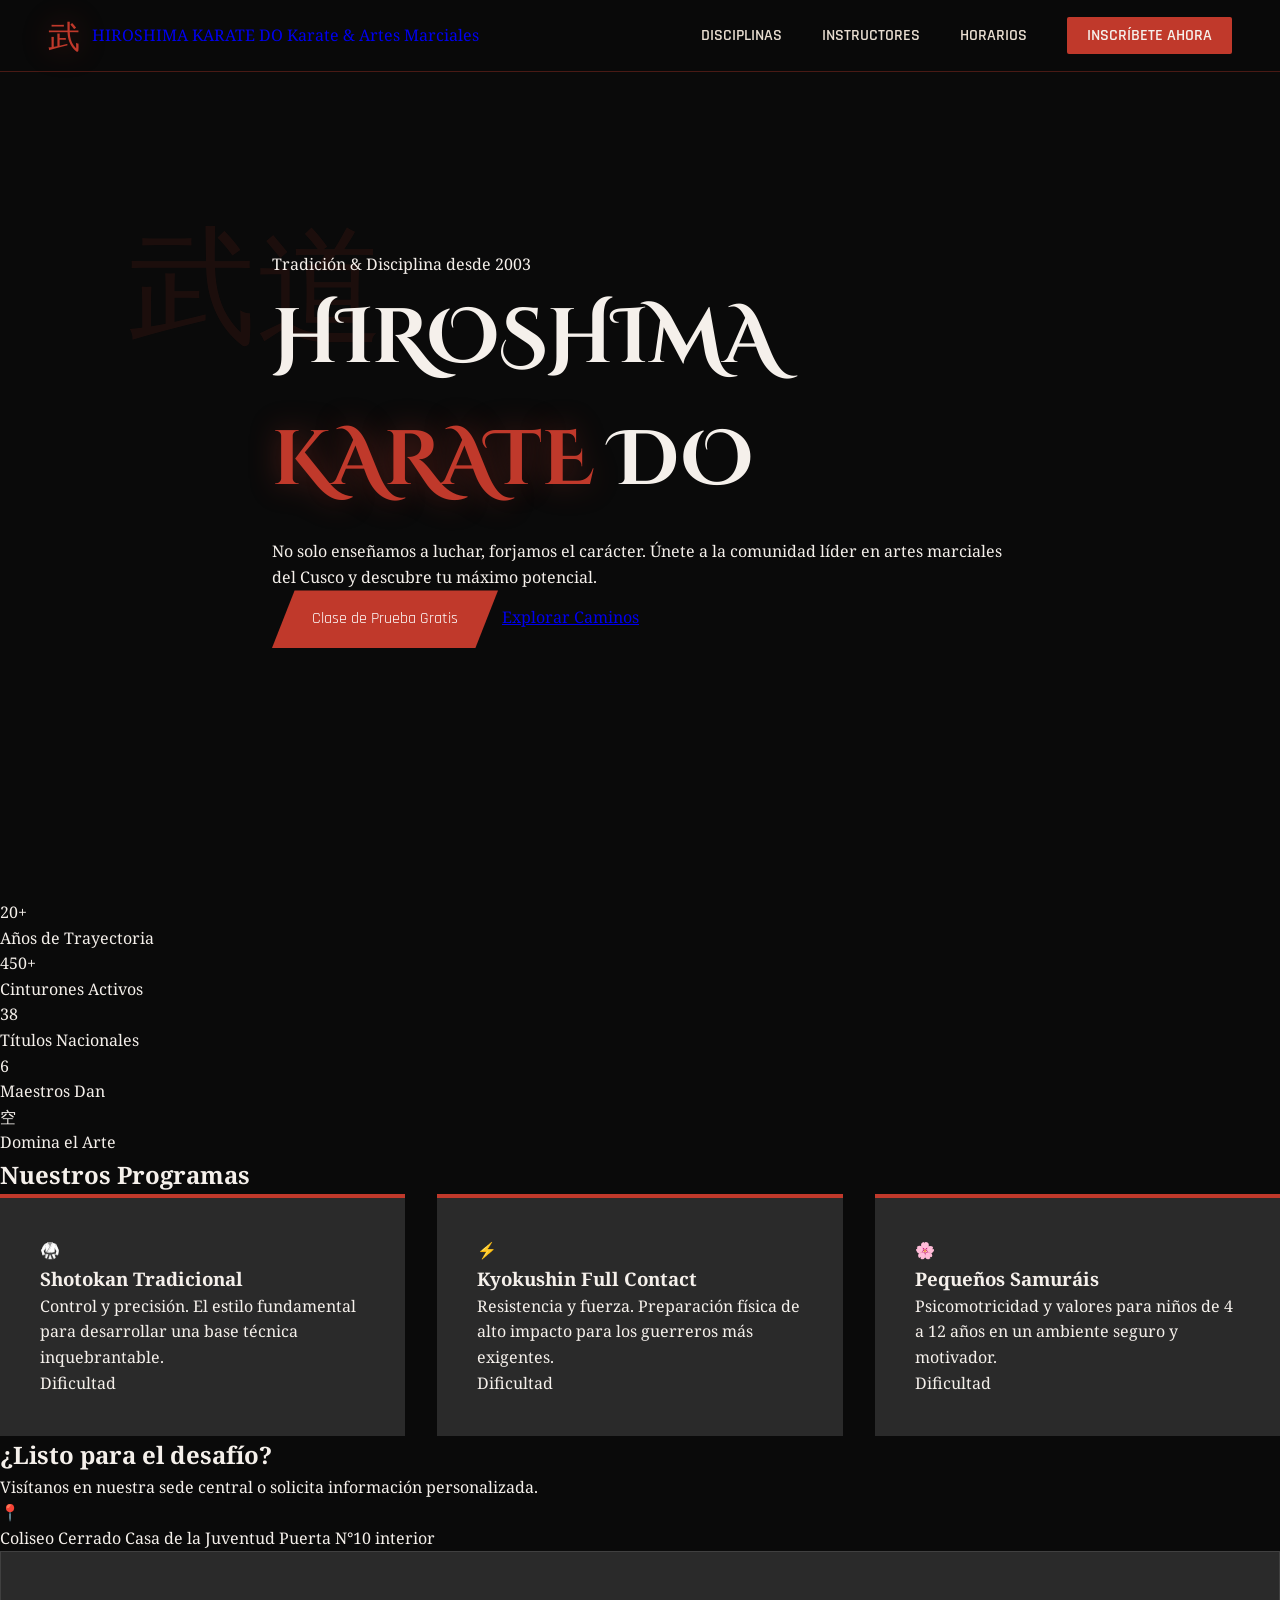
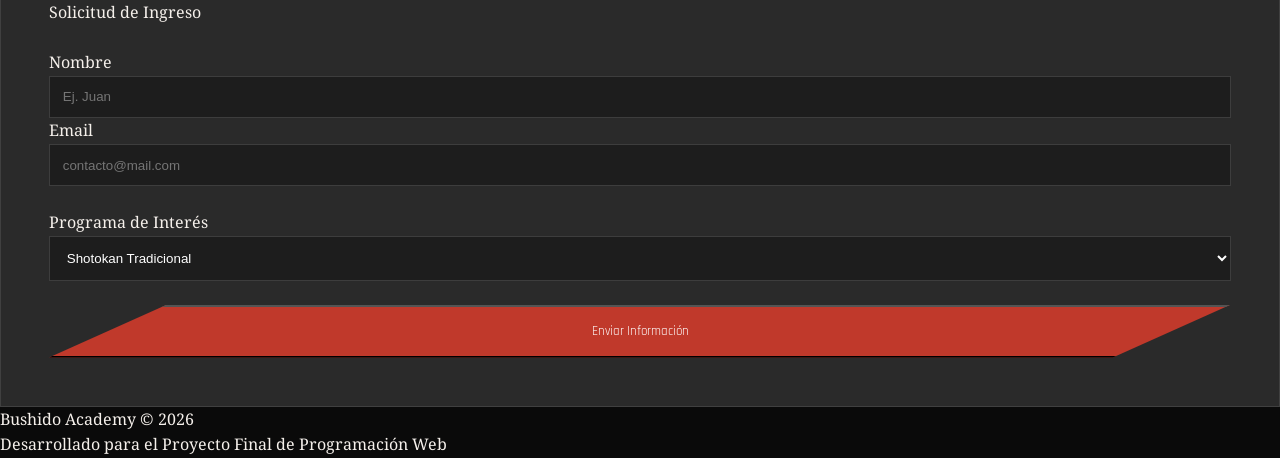
<file: index.html>
<!DOCTYPE html>
<html lang="es">
<head>
  <meta charset="UTF-8" />
  <meta name="viewport" content="width=device-width, initial-scale=1.0" />
  <meta name="description" content="Academia de Karate HIROSHIMA KARATE DO">
  <title>HIROSHIMA KARATE DO</title>
  
  <link href="https://fonts.googleapis.com/css2?family=Cinzel+Decorative:wght@700;900&family=Noto+Serif:ital,wght@0,400;0,600;1,400&family=Rajdhani:wght@400;600;700&display=swap" rel="stylesheet" />
  
  <link rel="stylesheet" href="styles.css">
</head>
<body>

  <header>
    <nav>
      <a href="#inicio" class="nav-logo" aria-label="Volver al inicio">
        <span class="kanji" aria-hidden="true">武</span>
        <div class="nombre">
          HIROSHIMA KARATE DO
          <span>Karate &amp; Artes Marciales</span>
        </div>
      </a>

      <ul class="nav-links">
        <li><a href="#disciplinas">Disciplinas</a></li>
        <li><a href="#instructores">Instructores</a></li>
        <li><a href="#horarios">Horarios</a></li>
        <li><a href="#contacto" class="nav-cta">Inscríbete Ahora</a></li>
      </ul>
    </nav>
  </header>

  <main>
    <section class="hero" id="inicio">
      <div class="hero-overlay"></div> <span class="hero-kanji-grande" aria-hidden="true">武道</span>
      
      <div class="hero-contenido">
        <div class="hero-etiqueta">Tradición & Disciplina desde 2003</div>
        <h1>HIROSHIMA<br /><span class="acento">KARATE</span> DO</h1>
        <p>
          No solo enseñamos a luchar, forjamos el carácter. Únete a la comunidad líder en artes marciales del Cusco y descubre tu máximo potencial.
        </p>
        <div class="hero-botones">
          <a href="#contacto" class="btn-primario">Clase de Prueba Gratis</a>
          <a href="#disciplinas" class="btn-secundario">Explorar Caminos</a>
        </div>
      </div>
    </section>

    <article class="estadisticas-banda">
      <div class="estadisticas-interior">
        <div class="stat">
          <div class="stat-numero">20<span>+</span></div>
          <div class="stat-texto">Años de Trayectoria</div>
        </div>
        <div class="stat">
          <div class="stat-numero">450<span>+</span></div>
          <div class="stat-texto">Cinturones Activos</div>
        </div>
        <div class="stat">
          <div class="stat-numero">38<span></span></div>
          <div class="stat-texto">Títulos Nacionales</div>
        </div>
        <div class="stat">
          <div class="stat-numero">6<span></span></div>
          <div class="stat-texto">Maestros Dan</div>
        </div>
      </div>
    </article>

    <section id="disciplinas" class="contenedor">
      <div class="separador"><span class="separador-kanji">空</span></div>
      <header class="text-center">
        <p class="seccion-subtitulo">Domina el Arte</p>
        <h2 class="seccion-titulo">Nuestros Programas</h2>
      </header>
      
      <div class="linea-divisor"></div>

      <div class="cajas-grid">
        <div class="caja" data-num="01">
          <div class="caja-icono">🥋</div>
          <h3>Shotokan Tradicional</h3>
          <p>Control y precisión. El estilo fundamental para desarrollar una base técnica inquebrantable.</p>
          <div class="nivel">
            <span class="nivel-label">Dificultad</span>
            <div class="nivel-puntos">
              <span class="punto activo"></span><span class="punto activo"></span><span class="punto activo"></span><span class="punto"></span><span class="punto"></span>
            </div>
          </div>
        </div>

        <div class="caja" data-num="02">
          <div class="caja-icono">⚡</div>
          <h3>Kyokushin Full Contact</h3>
          <p>Resistencia y fuerza. Preparación física de alto impacto para los guerreros más exigentes.</p>
          <div class="nivel">
            <span class="nivel-label">Dificultad</span>
            <div class="nivel-puntos">
              <span class="punto activo"></span><span class="punto activo"></span><span class="punto activo"></span><span class="punto activo"></span><span class="punto activo"></span>
            </div>
          </div>
        </div>

        <div class="caja" data-num="03">
          <div class="caja-icono">🌸</div>
          <h3>Pequeños Samuráis</h3>
          <p>Psicomotricidad y valores para niños de 4 a 12 años en un ambiente seguro y motivador.</p>
          <div class="nivel">
            <span class="nivel-label">Dificultad</span>
            <div class="nivel-puntos">
              <span class="punto activo"></span><span class="punto"></span><span class="punto"></span><span class="punto"></span><span class="punto"></span>
            </div>
          </div>
        </div>
      </div>
    </section>

    <section id="contacto" class="bg-oscuro">
      <div class="contenedor-flex">
        <div class="contacto-info">
          <h2 class="seccion-titulo">¿Listo para el desafío?</h2>
          <p>Visítanos en nuestra sede central o solicita información personalizada.</p>
          
          <div class="contacto-item">
            <span class="icon">📍</span>
            <p>Coliseo Cerrado Casa de la Juventud Puerta N°10 interior</p>
          </div>
        </div>

        <form class="contacto-form" id="inscripcionForm">
          <div class="form-titulo">Solicitud de Ingreso</div>
          
          <div class="form-row">
            <div class="form-grupo">
              <label for="nombre">Nombre</label>
              <input type="text" id="nombre" name="nombre" required placeholder="Ej. Juan">
            </div>
            <div class="form-grupo">
              <label for="email">Email</label>
              <input type="email" id="email" name="email" required placeholder="contacto@mail.com">
            </div>
          </div>

          <div class="form-grupo">
            <label for="disciplina">Programa de Interés</label>
            <select id="disciplina" name="disciplina">
              <option value="shotokan">Shotokan Tradicional</option>
              <option value="kyokushin">Kyokushin Full Contact</option>
              <option value="infantil">Pequeños Samuráis</option>
            </select>
          </div>

          <button type="submit" class="btn-primario">Enviar Información</button>
        </form>
      </div>
    </section>
  </main>

  <footer>
    <div class="footer-interior">
      <div class="footer-logo">Bushido <span>Academy</span> © 2026</div>
      <p class="footer-copy">Desarrollado para el Proyecto Final de Programación Web</p>
    </div>
  </footer>

</body>
</html>
</file>
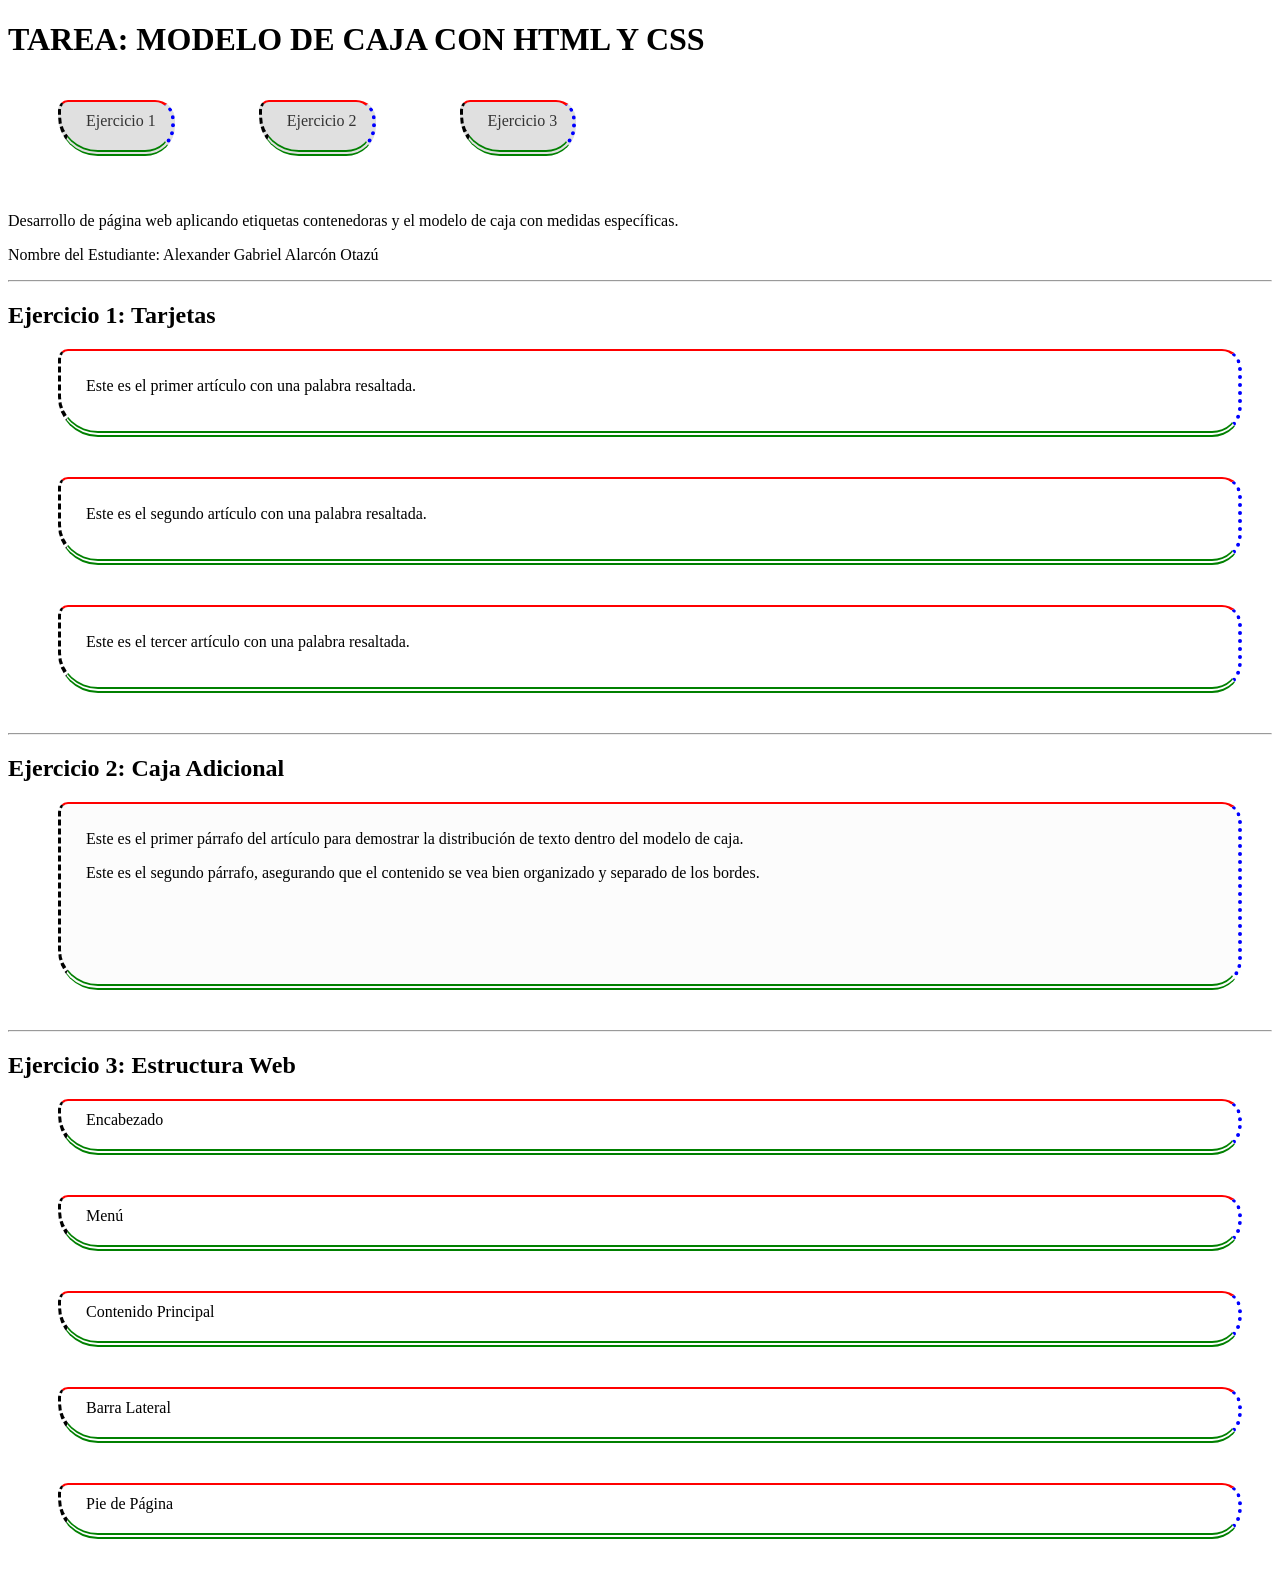
<file: index3.html>
<!DOCTYPE html>
<html lang="es">
<head>
    <meta charset="UTF-8">
    <meta name="viewport" content="width=device-width, initial-scale=1.0">
    <title>Tarea Modelo de Caja - HTML y CSS</title>
    <link rel="stylesheet" href="style.css">
</head>
<body>

    <header>
        <h1>TAREA: MODELO DE CAJA CON HTML Y CSS</h1>
    </header>

    <nav>
        <a href="#ejercicio1" class="caja-obligatoria">Ejercicio 1</a>
        <a href="#ejercicio2" class="caja-obligatoria">Ejercicio 2</a>
        <a href="#ejercicio3" class="caja-obligatoria">Ejercicio 3</a>
    </nav>

    <main>
        <p>Desarrollo de página web aplicando etiquetas contenedoras y el modelo de caja con medidas específicas.</p>
    </main>

    <footer>
        <p>Nombre del Estudiante: Alexander Gabriel Alarcón Otazú</p>
    </footer>

    <hr>

    <section id="ejercicio1">
        <h2>Ejercicio 1: Tarjetas</h2>
        <article class="caja-obligatoria tarjeta">
            <p>Este es el primer artículo con una <span>palabra</span> resaltada.</p>
        </article>
        <article class="caja-obligatoria tarjeta">
            <p>Este es el segundo artículo con una <span>palabra</span> resaltada.</p>
        </article>
        <article class="caja-obligatoria tarjeta">
            <p>Este es el tercer artículo con una <span>palabra</span> resaltada.</p>
        </article>
    </section>

    <hr>

    <section id="ejercicio2">
        <h2>Ejercicio 2: Caja Adicional</h2>
        <div class="contenedor-adicional">
            <article class="caja-ejercicio-2">
                <p>Este es el primer párrafo del artículo para demostrar la distribución de texto dentro del modelo de caja.</p>
                <p>Este es el segundo párrafo, asegurando que el contenido se vea bien organizado y separado de los bordes.</p>
            </article>
        </div>
    </section>

    <hr>

    <div id="ejercicio3">
        <h2>Ejercicio 3: Estructura Web</h2>
        
        <header class="caja-obligatoria bloque-web">Encabezado</header>
        
        <nav class="caja-obligatoria bloque-web">Menú</nav>
        
        <main class="bloque-web">
            <article class="caja-obligatoria">Contenido Principal</article>
            <aside class="caja-obligatoria">Barra Lateral</aside>
        </main>
        
        <footer class="caja-obligatoria bloque-web">Pie de Página</footer>
    </div>

</body>
</html>
</file>
<file: styles.css>
:root {
  /* Paleta de colores */
  --negro:       #0a0a0a;
  --rojo:        #c0392b;
  --rojo-oscuro: #8b0000;
  --rojo-neon:   #ff2d20;
  --blanco:      #f5f0eb;
  --crema:       #e8ddd0;
  --gris-medio:  #2a2a2a;
  --gris-claro:  #3d3d3d;
  --oro:         #c9a84c;
  --oro-claro:   #e8c97a;

  /* Tipografías */
  --fuente-titulo: 'Cinzel Decorative', cursive;
  --fuente-cuerpo: 'Noto Serif', serif;
  --fuente-ui:     'Rajdhani', sans-serif;

  /* Efectos */
  --sombra-roja: 0 0 30px rgba(192, 57, 43, 0.4);
  --sombra-oscura: 0 8px 32px rgba(0,0,0,0.6);
}

*, *::before, *::after {
  margin: 0;
  padding: 0;
  box-sizing: border-box;
}

html {
  scroll-behavior: smooth;
}

body {
  background-color: var(--negro);
  color: var(--blanco);
  font-family: var(--fuente-cuerpo);
  overflow-x: hidden;
  line-height: 1.6;
}

nav {
  position: fixed;
  top: 0; left: 0; right: 0;
  z-index: 1000;
  background: rgba(10, 10, 10, 0.92);
  backdrop-filter: blur(12px);
  border-bottom: 1px solid rgba(192, 57, 43, 0.35);
  display: flex;
  justify-content: space-between;
  align-items: center;
  padding: 0 3rem;
  height: 72px;
}

.nav-logo {
  display: flex;
  align-items: center;
  gap: 0.75rem;
  text-decoration: none;
}

.nav-logo .kanji {
  font-size: 2rem;
  color: var(--rojo);
  text-shadow: var(--sombra-roja);
}

.nav-links {
  display: flex;
  align-items: center;
  gap: 2.5rem;
  list-style: none;
}

.nav-links a {
  font-family: var(--fuente-ui);
  text-transform: uppercase;
  text-decoration: none;
  color: var(--crema);
  font-weight: 600;
  transition: 0.3s;
  position: relative;
}

.nav-links a:hover { color: var(--rojo-neon); }

.nav-cta {
  background: var(--rojo);
  color: var(--blanco) !important;
  padding: 0.5rem 1.25rem;
  border-radius: 2px;
}

.hero {
  min-height: 100vh;
  display: flex;
  align-items: center;
  justify-content: center;
  position: relative;
  text-align: left;
}

.hero-contenido {
  z-index: 2;
  max-width: 800px;
  padding: 2rem;
}

.hero h1 {
  font-family: var(--fuente-titulo);
  font-size: clamp(2.5rem, 6vw, 5rem);
  margin-bottom: 1rem;
}

.hero h1 .acento {
  color: var(--rojo);
  text-shadow: var(--sombra-roja);
}

.hero-kanji-grande {
  font-size: 8rem;
  color: rgba(192, 57, 43, 0.1);
  position: absolute;
  top: 20%;
  left: 10%;
  z-index: 1;
}

.btn-primario {
  font-family: var(--fuente-ui);
  padding: 1rem 2.5rem;
  background: var(--rojo);
  color: white;
  text-decoration: none;
  clip-path: polygon(10% 0, 100% 0, 90% 100%, 0 100%);
  transition: 0.3s;
  display: inline-block;
}

.btn-primario:hover {
  background: var(--rojo-oscuro);
  transform: scale(1.05);
}

.cajas-grid {
  display: flex;
  flex-wrap: wrap;
  gap: 2rem;
  justify-content: center;
}

.caja {
  flex: 1 1 300px;
  background: var(--gris-medio);
  padding: 2.5rem;
  border-top: 4px solid var(--rojo);
  transition: 0.4s;
  display: flex;
  flex-direction: column;
}

.caja:hover {
  transform: translateY(-10px);
  border-top-color: var(--oro);
  box-shadow: var(--sombra-roja);
}

.horarios-tabla {
  display: flex;
  flex-direction: column;
  width: 100%;
  border: 1px solid var(--gris-claro);
}

.horario-fila {
  display: flex;
  border-bottom: 1px solid var(--gris-claro);
}

.horario-fila.cabecera {
  background: var(--rojo-oscuro);
  font-family: var(--fuente-ui);
}

.horario-celda {
  flex: 1;
  padding: 1rem;
  text-align: center;
}

.contacto-form {
  background: var(--gris-medio);
  padding: 3rem;
  display: flex;
  flex-direction: column;
  gap: 1.5rem;
  border: 1px solid rgba(255,255,255,0.1);
}

.form-grupo input, .form-grupo select, .form-grupo textarea {
  width: 100%;
  padding: 0.8rem;
  background: rgba(0,0,0,0.3);
  border: 1px solid var(--gris-claro);
  color: white;
  outline: none;
}

.form-grupo input:focus {
  border-color: var(--rojo);
}

@media (max-width: 768px) {
  nav { padding: 0 1rem; }
  .nav-links { display: none; } /* Podrías agregar un menú hamburguesa aquí */
  .hero h1 { font-size: 3rem; }
  .estadisticas-interior { flex-direction: column; align-items: center; }
}
</file>
<file: style.css>
/* --- CONDICIÓN GENERAL OBLIGATORIA --- */
.caja-obligatoria {
    /* MARGIN (Lados individuales) */
    margin-top: 20px;
    margin-right: 30px;
    margin-bottom: 40px;
    margin-left: 50px;
    padding-top: 10px;
    padding-right: 15px;
    padding-bottom: 20px;
    padding-left: 25px;
    border-top: 2px solid red;
    border-right: 4px dotted blue;
    border-bottom: 6px double green;
    border-left: 3px dashed black;
    border-top-left-radius: 10px;
    border-top-right-radius: 20px;
    border-bottom-right-radius: 30px;
    border-bottom-left-radius: 40px;
}

/* Estilos para la Portada */
nav a {
    display: inline-block;
    text-decoration: none;
    background-color: #e0e0e0;
    color: #333;
}

/* Estilos Ejercicio 1 */
.tarjeta-ejercicio1 {
    min-width: 300px;
    min-height: 150px;
    background-color: #e3f2fd;
    color: #1565c0;
    margin-top: 20px;
    margin-right: 30px;
    margin-bottom: 40px;
    margin-left: 50px;
    padding-top: 10px;
    padding-right: 15px;
    padding-bottom: 20px;
    padding-left: 25px;
    border-top: 2px solid red;
    border-right: 4px dotted blue;
    border-bottom: 6px double green;
    border-left: 3px dashed black;
    border-top-left-radius: 10px;
    border-top-right-radius: 20px;
    border-bottom-right-radius: 30px;
    border-bottom-left-radius: 40px;
}

/* Estilo para la palabra resaltada dentro del span */
.tarjeta-ejercicio1 span {
    font-weight: bold;
    text-decoration: underline;
}

/* Estilos Ejercicio 2 */
.caja-ejercicio-2 {
    min-width: 300px;
    min-height: 150px;
    margin-top: 20px;
    margin-right: 30px;
    margin-bottom: 40px;
    margin-left: 50px;
    padding-top: 10px;
    padding-right: 15px;
    padding-bottom: 20px;
    padding-left: 25px;
    border-top: 2px solid red;
    border-right: 4px dotted blue;
    border-bottom: 6px double green;
    border-left: 3px dashed black;
    border-top-left-radius: 10px;
    border-top-right-radius: 20px;
    border-bottom-right-radius: 30px;
    border-bottom-left-radius: 40px;
    background-color: #fcfcfc;
}

/* Estilos Ejercicio 3 */
.caja-estructura {
    background-color: #f4f4f4;
    color: #333;
    margin-top: 20px;
    margin-right: 30px;
    margin-bottom: 40px;
    margin-left: 50px;
    padding-top: 10px;
    padding-right: 15px;
    padding-bottom: 20px;
    padding-left: 25px;
    border-top: 2px solid red;
    border-right: 4px dotted blue;
    border-bottom: 6px double green;
    border-left: 3px dashed black;
    border-top-left-radius: 10px;
    border-top-right-radius: 20px;
    border-bottom-right-radius: 30px;
    border-bottom-left-radius: 40px;
}

/* Alineación para que Article y Aside queden lado a lado */
.contenedor-principal {
    display: flex;
    flex-wrap: wrap;
}

.contenedor-principal article {
    flex: 2;
}

.contenedor-principal aside {
    flex: 1;
}
</file>
